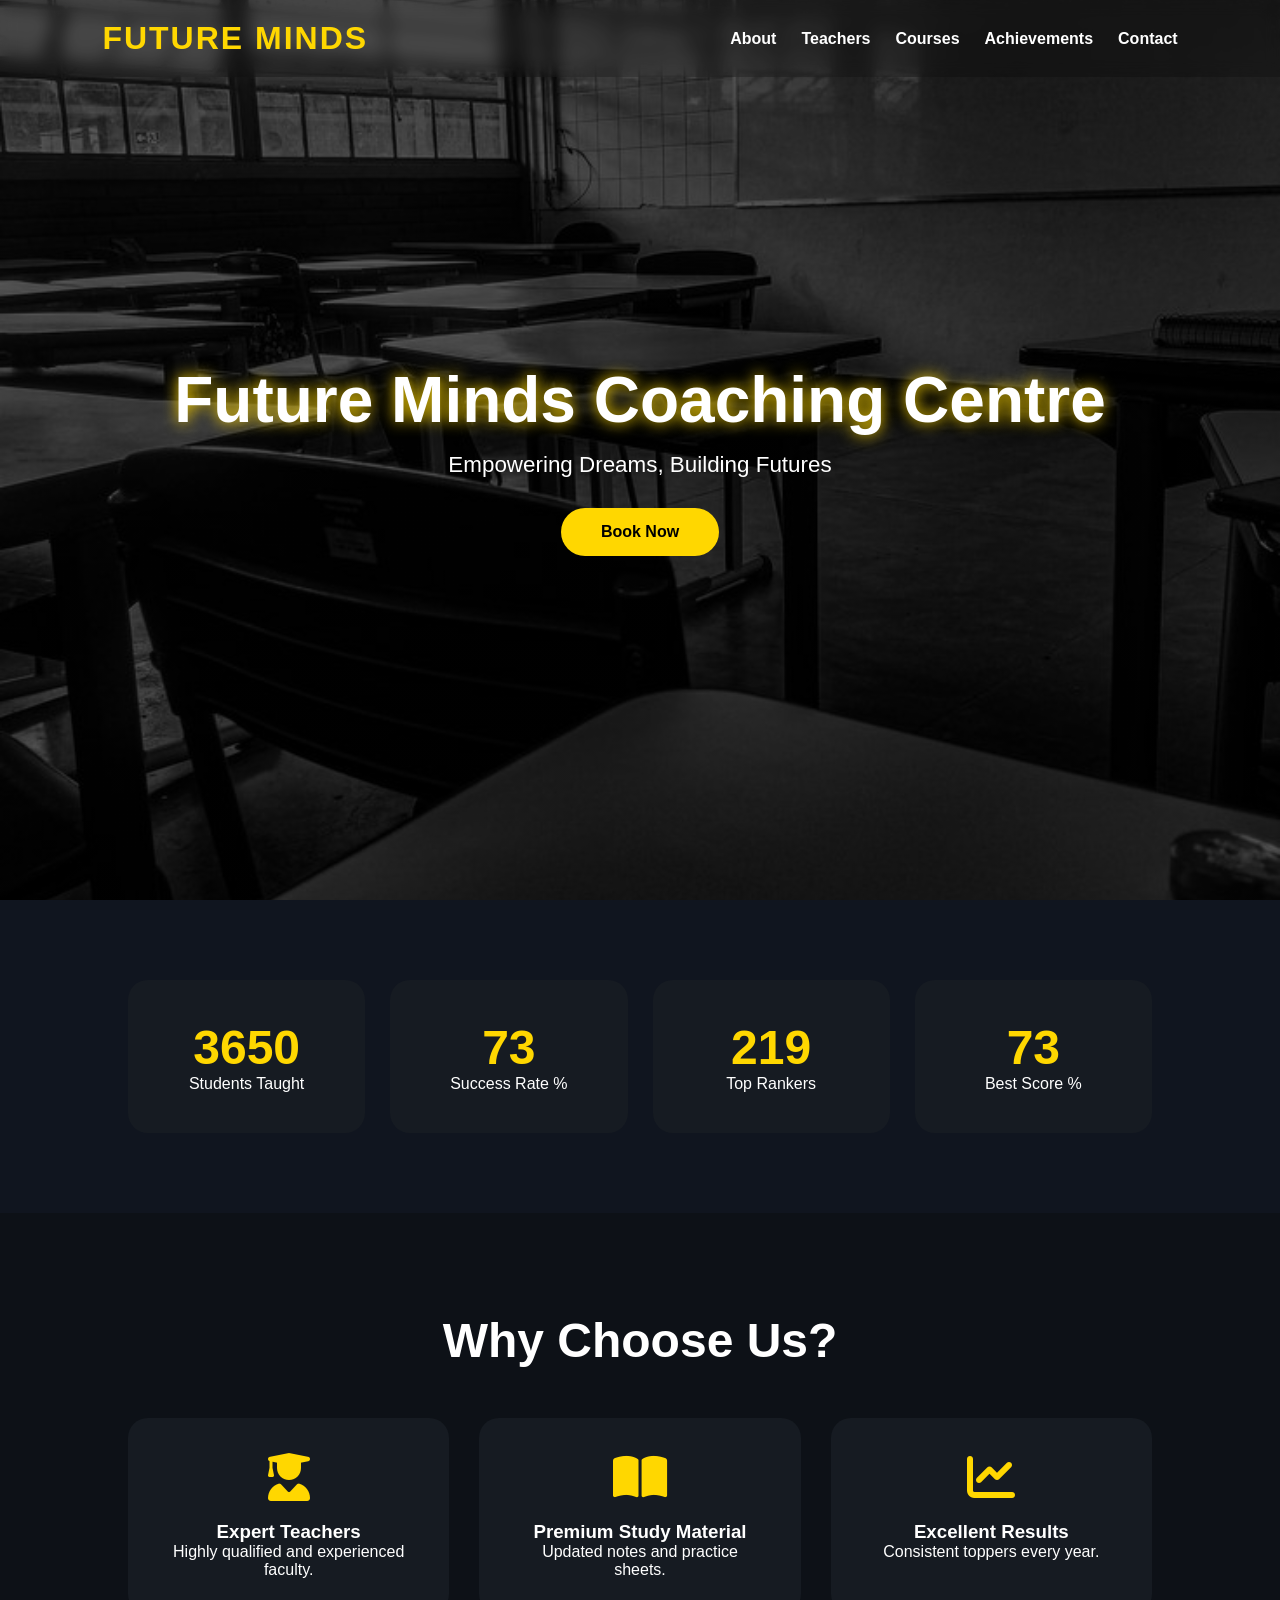
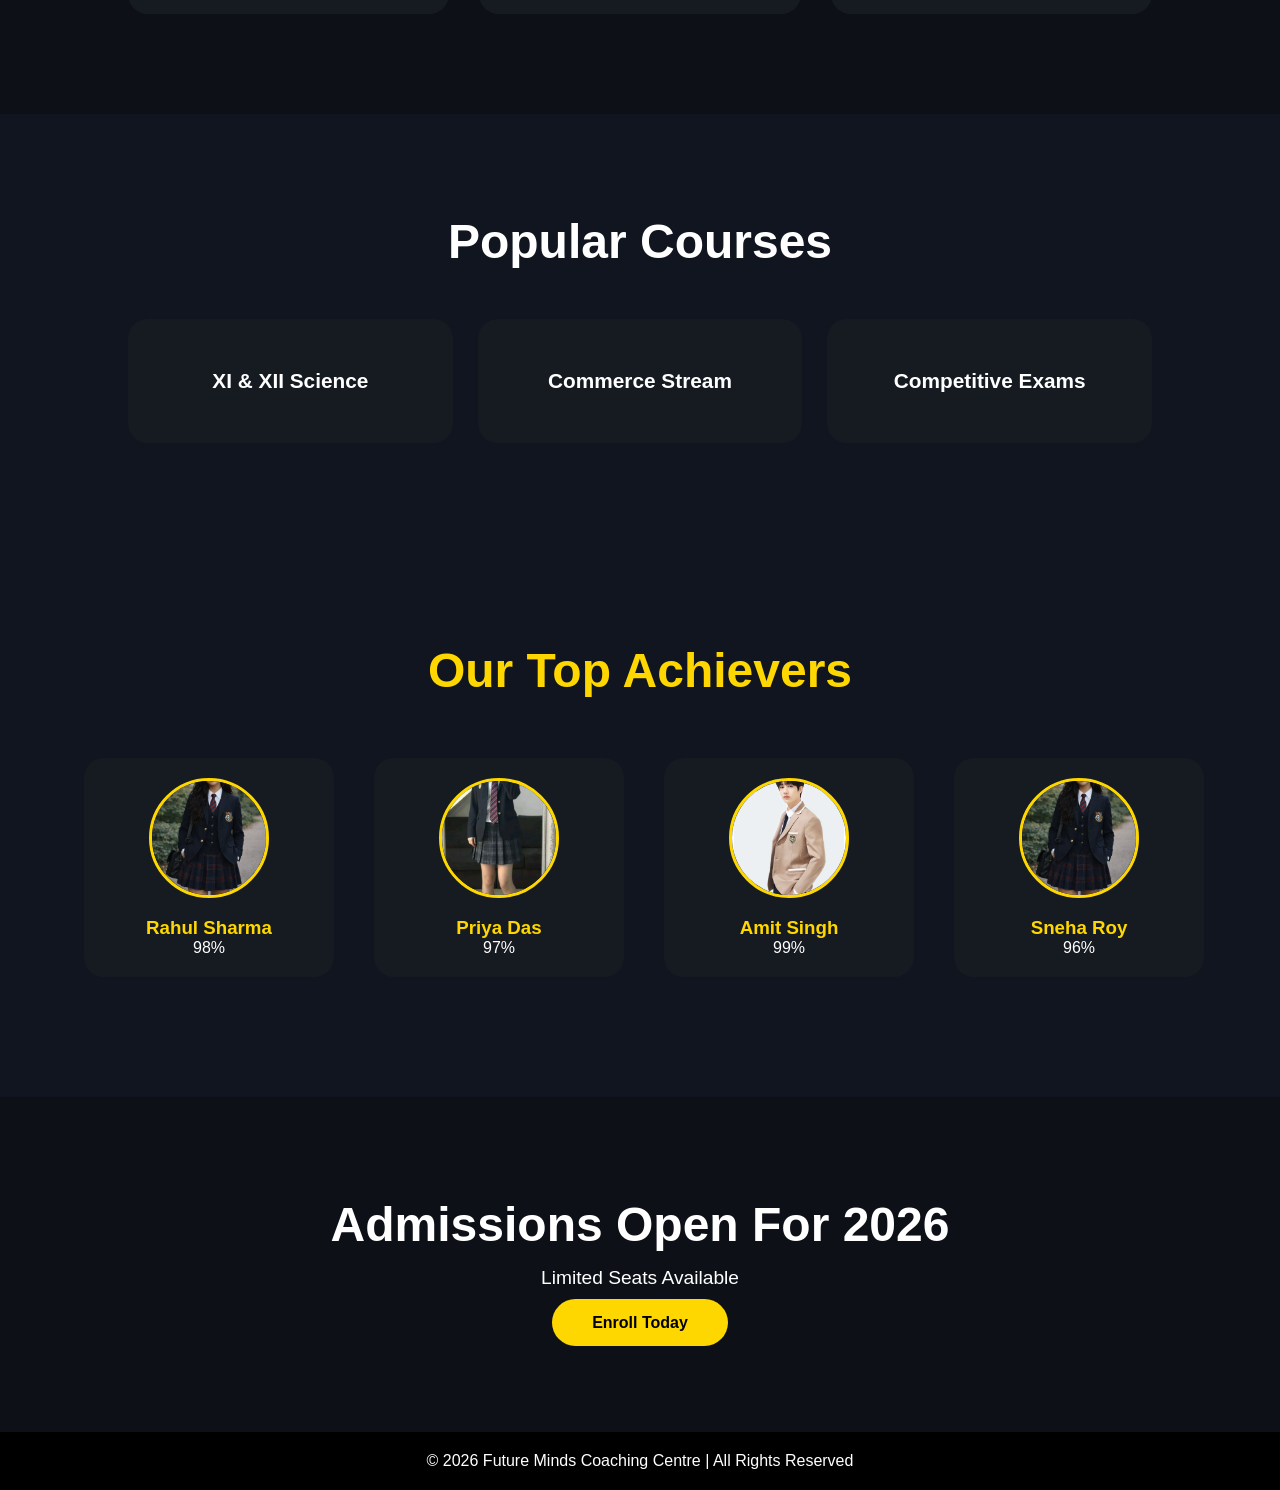
<file: index.html>
<!DOCTYPE html>
<html lang="en">
<head>
<meta charset="UTF-8">
<meta name="viewport" content="width=device-width, initial-scale=1.0">
<title>Future Minds Coaching Centre</title>
<link rel="stylesheet" href="style.css">
<link rel="stylesheet"
href="https://cdnjs.cloudflare.com/ajax/libs/font-awesome/6.5.1/css/all.min.css">
</head>

<body>

<header>

<nav>
<div class="logo">FUTURE MINDS</div>

<ul class="nav-links">
<li><a href="about.html">About</a></li>
<li><a href="teachers.html">Teachers</a></li>
<li><a href="courses.html">Courses</a></li>
<li><a href="achievements.html">Achievements</a></li>
<li><a href="contact.html">Contact</a></li>
</ul>
</nav>

<div class="hero">

<h1>Future Minds Coaching Centre</h1>

<p class="slogan">
Empowering Dreams, Building Futures
</p>

<a href="https://wa.me/919999999999" class="book-btn">
Book Now
</a>

</div>

</header>


<section class="stats">

<div class="stat-card">
<h2 class="counter" data-target="5000">0</h2>
<p>Students Taught</p>
</div>

<div class="stat-card">
<h2 class="counter" data-target="98">0</h2>
<p>Success Rate %</p>
</div>

<div class="stat-card">
<h2 class="counter" data-target="250">0</h2>
<p>Top Rankers</p>
</div>

<div class="stat-card">
<h2 class="counter" data-target="99">0</h2>
<p>Best Score %</p>
</div>

</section>


<section class="why-us">

<h2>Why Choose Us?</h2>

<div class="why-container">

<div class="why-card">
<i class="fas fa-user-graduate"></i>
<h3>Expert Teachers</h3>
<p>Highly qualified and experienced faculty.</p>
</div>

<div class="why-card">
<i class="fas fa-book-open"></i>
<h3>Premium Study Material</h3>
<p>Updated notes and practice sheets.</p>
</div>

<div class="why-card">
<i class="fas fa-chart-line"></i>
<h3>Excellent Results</h3>
<p>Consistent toppers every year.</p>
</div>

</div>

</section>


<section class="courses-preview">

<h2>Popular Courses</h2>

<div class="course-boxes">

<div class="course">
XI & XII Science
</div>

<div class="course">
Commerce Stream
</div>

<div class="course">
Competitive Exams
</div>

</div>

</section>

<section class="toppers">

<h2>Our Top Achievers</h2>

<div class="slider">

<div class="slide-track">

<div class="slide">
<img src="images/student1.jpeg  ">
<h3>Rahul Sharma</h3>
<p>98%</p>
</div>

<div class="slide">
<img src="images/student2.jpeg">
<h3>Priya Das</h3>
<p>97%</p>
</div>

<div class="slide">
<img src="images/student3.jpeg">
<h3>Amit Singh</h3>
<p>99%</p>
</div>

<div class="slide">
<img src="images/student1.jpeg">
<h3>Sneha Roy</h3>
<p>96%</p>
</div>

<div class="slide">
<img src="images/student2.jpeg">
<h3>Rahul Sharma</h3>
<p>98%</p>
</div>

<div class="slide">
<img src="images/student3.jpeg">
<h3>Priya Das</h3>
<p>97%</p>
</div>

</div>

</div>

</section>


<section class="cta">

<h2>Admissions Open For 2026</h2>

<p>Limited Seats Available</p>

<a href="https://wa.me/919999999999" class="book-btn">
Enroll Today
</a>

</section>


<footer>

<p>
© 2026 Future Minds Coaching Centre | All Rights Reserved
</p>

</footer>

<script>

const counters =
document.querySelectorAll('.counter');

counters.forEach(counter => {

const updateCounter = () => {

const target =
+counter.getAttribute('data-target');

const count =
+counter.innerText;

const increment =
target / 100;

if(count < target){

counter.innerText =
Math.ceil(count + increment);

setTimeout(updateCounter,20);

}else{

counter.innerText = target;

}

};

updateCounter();

});

</script>

</body>
</html>
</file>
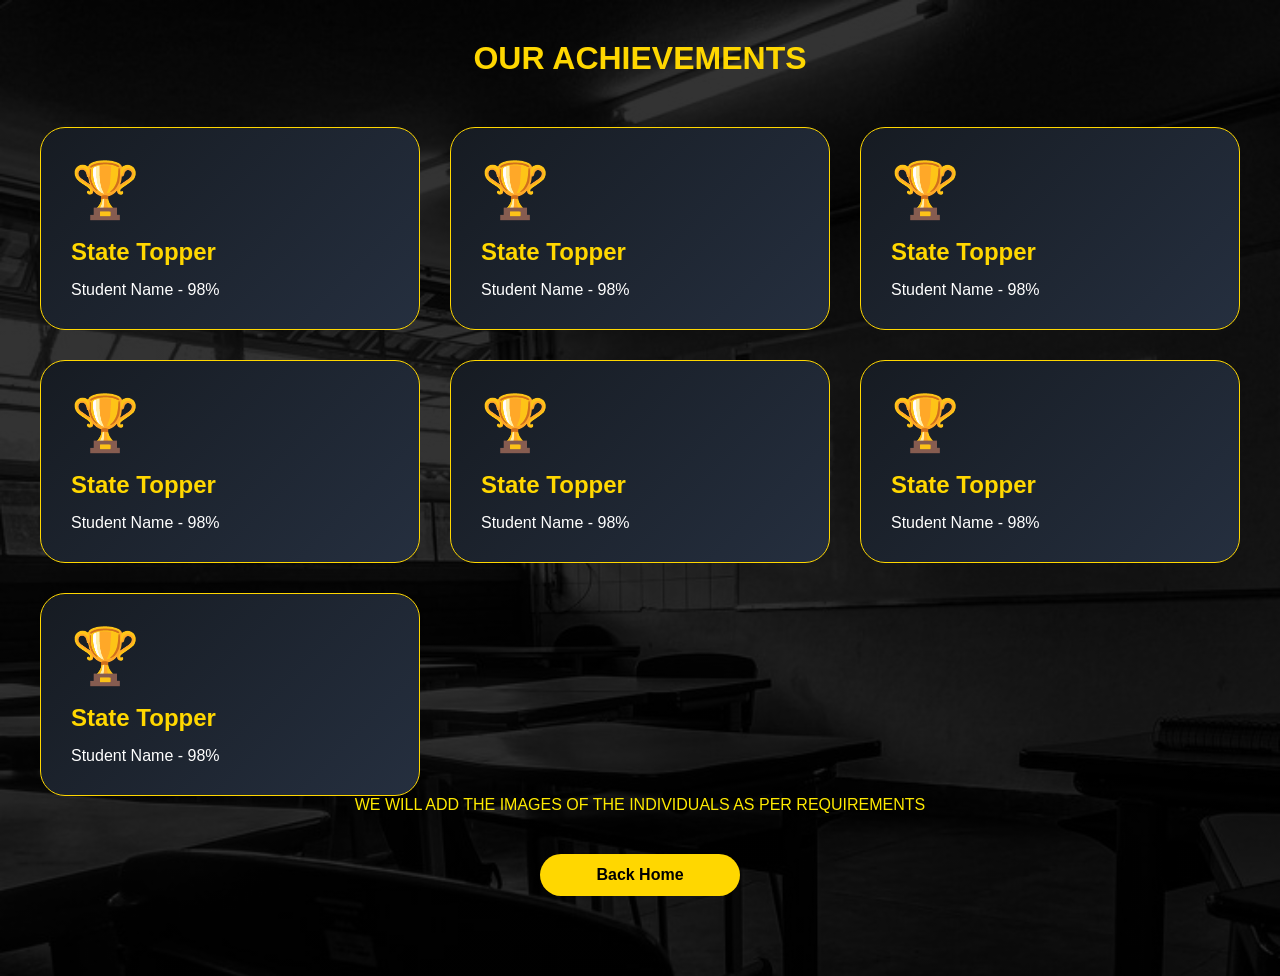
<file: achievements.html>
<!DOCTYPE html>
<html>
<head>

<meta charset="UTF-8">
<meta name="viewport" content="width=device-width, initial-scale=1.0">

<title>Achievements</title>

<style>

*{
margin:0;
padding:0;
box-sizing:border-box;
font-family:Poppins,sans-serif;
}

body{

background:
linear-gradient(rgba(0,0,0,.8),rgba(0,0,0,.8)),
url("images/background\ \(2\).jpg");

background-size:cover;

padding:40px;
}

h1{
text-align:center;
color:gold;
margin-bottom:50px;
}

.container{
display:grid;
grid-template-columns:
repeat(auto-fit,minmax(280px,1fr));
gap:30px;
}

.card{

padding:30px;

background:#161b22;

color:white;

border-radius:25px;

opacity:0;

transform:translateY(-200px);

animation:fall 1s forwards;
}

.card:nth-child(2){
animation-delay:.3s;
}

.card:nth-child(3){
animation-delay:.6s;
}

.card:nth-child(4){
animation-delay:.9s;
}

.card:nth-child(5){
animation-delay:1.2s;
}

.card:nth-child(6){
animation-delay:1.5s;
}

.card:hover{

transform:scale(1.05);

box-shadow:0 0 25px gold;
}

@keyframes fall{

to{
opacity:1;
transform:translateY(0);
}

}

.card h2{
color:gold;
margin-bottom:15px;
}

.back{

display:block;

width:200px;

margin:40px auto;

background:gold;

padding:12px;

text-align:center;

text-decoration:none;

border-radius:40px;

color:black;

font-weight:bold;
}

.trophy{

font-size:55px;

margin-bottom:15px;

animation:glow 2s infinite alternate;

}

@keyframes glow{

from{

text-shadow:
0 0 10px gold,
0 0 20px gold;

}

to{

text-shadow:
0 0 20px gold,
0 0 40px gold,
0 0 60px gold;

}

}

.card{

background:
linear-gradient(
135deg,
#161b22,
#252f3f);

border:1px solid gold;

}

.card:hover{

transform:
scale(1.07)
rotate(2deg);

box-shadow:
0 0 40px gold;

}


.infoo{
    color: #ffea00;
    text-align: center;
}

</style>

</head>

<body>

<h1>OUR ACHIEVEMENTS</h1>

<div class="container">

<div class="card">

<div class="trophy">
🏆
</div>

<h2>State Topper</h2>

<p>Student Name - 98%</p>

</div>

<div class="card">

<div class="trophy">
🏆
</div>

<h2>State Topper</h2>

<p>Student Name - 98%</p>

</div>
<div class="card">

<div class="trophy">
🏆
</div>

<h2>State Topper</h2>

<p>Student Name - 98%</p>

</div>
<div class="card">

<div class="trophy">
🏆
</div>

<h2>State Topper</h2>

<p>Student Name - 98%</p>

</div>
<div class="card">

<div class="trophy">
🏆
</div>

<h2>State Topper</h2>

<p>Student Name - 98%</p>

</div>
<div class="card">

<div class="trophy">
🏆
</div>

<h2>State Topper</h2>

<p>Student Name - 98%</p>

</div>
<div class="card">

<div class="trophy">
🏆
</div>

<h2>State Topper</h2>

<p>Student Name - 98%</p>

</div>


</div>

<div class="infoo">       WE WILL ADD THE IMAGES OF THE INDIVIDUALS AS PER REQUIREMENTS </div>

<a href="index.html" class="back">
Back Home
</a>

</body>
</html>
</file>
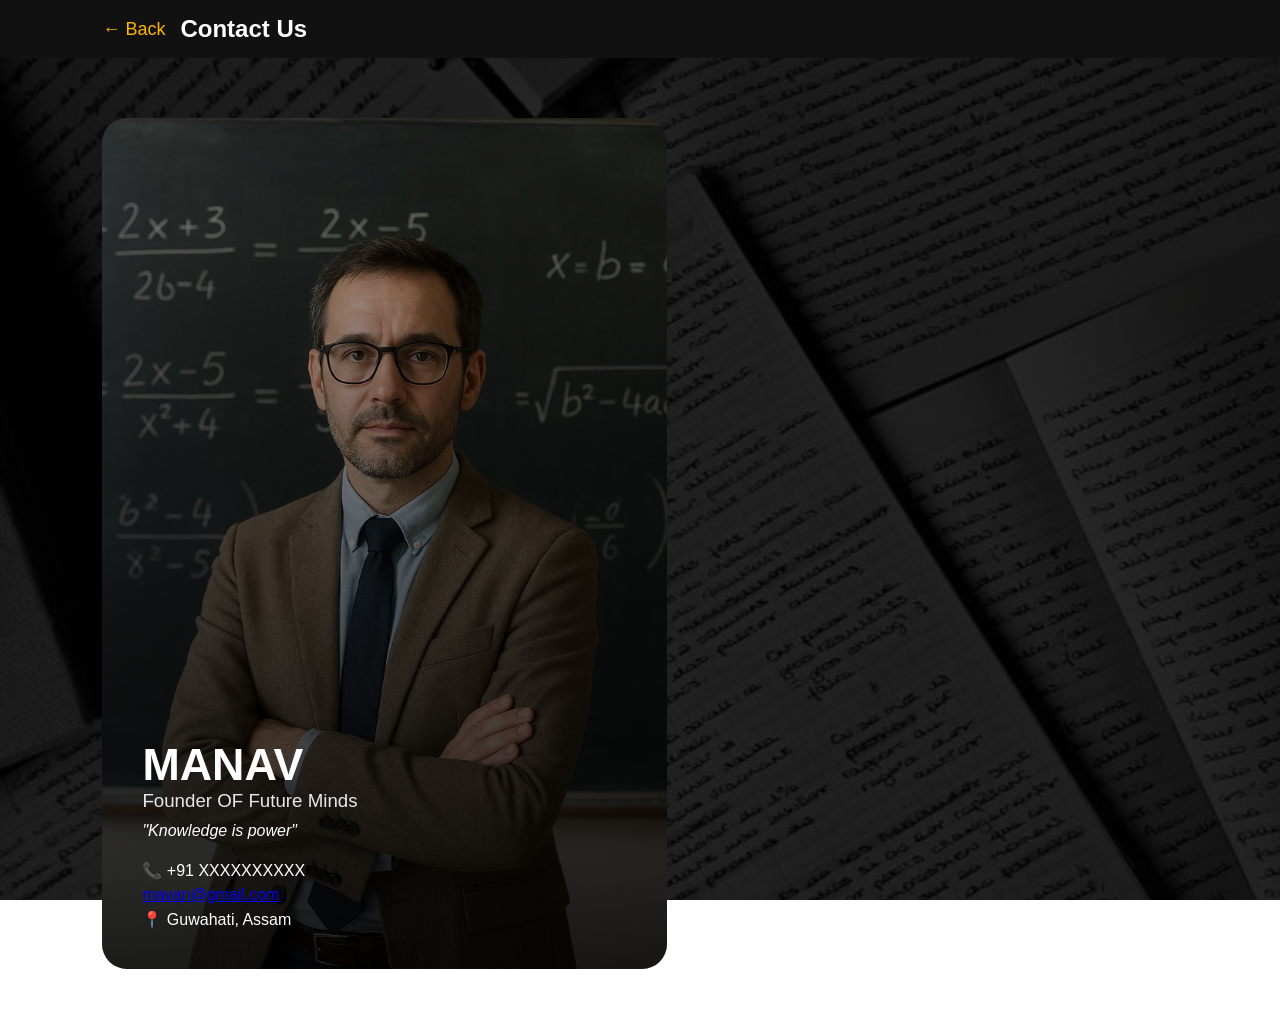
<file: contact.html>
<!DOCTYPE html>
<html lang="en">
<head>
  <meta charset="UTF-8">
  <meta name="viewport" content="width=device-width, initial-scale=1.0">
  <title>Contact Us</title>
  <style>*{
  margin:0;
  padding:0;
  box-sizing:border-box;
  font-family:'Segoe UI',sans-serif;
}

body{
  background:#efe6d8;
  
  background:
  linear-gradient(rgba(0,0,0,0.65),rgba(0,0,0,0.65)),
  url('images/background\ \(1\).jpg');

  background-size:cover;
  background-position:center;
  background-attachment:fixed;

  color:white;

  min-height:100vh;
}

header{
  display:flex;
  align-items:center;
  gap:15px;
  padding:15px 8%;
  background:#111;
  color:white;
}

.back{
  text-decoration:none;
  color:#ffb703;
  font-size:18px;
}

.contact-wrapper{
  min-height:100vh;
  display:grid;
  grid-template-columns:1.2fr 1fr;
  gap:40px;
  padding:60px 8%;
}

/* Owner Card */

.owner-card{
  position:relative;
  border-radius:25px;
  overflow:hidden;
  min-height:500px;
}

.owner-card img{
  width:100%;
  height:100%;
  object-fit:cover;
}

.overlay{
  position:absolute;
  inset:0;
  background:linear-gradient(to top, rgba(0,0,0,.85), rgba(0,0,0,.2));
  color:white;
  padding:40px;
  display:flex;
  flex-direction:column;
  justify-content:flex-end;
}

.overlay h1{
  font-size:2.8rem;
}

.overlay h3{
  font-weight:400;
  opacity:.9;
}

.overlay p{
  margin:10px 0 15px;
  font-style:italic;
}

.contact-info span{
  display:block;
  margin-top:6px;
}

/* Form */

.form-card{
  background:white;
  padding:35px;
  border-radius:25px;
}

.form-card h2{
  margin-bottom:20px;
}

form input, form textarea{
  width:100%;
  padding:12px;
  border-radius:12px;
  border:1px solid #ccc;
  margin-bottom:15px;
}

form textarea{
  resize:none;
  height:130px;
}

form button{
  width:100%;
  padding:12px;
  border:none;
  border-radius:25px;
  background:black;
  color:white;
  font-size:16px;
  cursor:pointer;
  box-shadow:0 0 12px #ffb703;
  transition:.3s;
}

form button:hover{
  box-shadow:0 0 25px #ffb703;
  transform:scale(1.03);
}

/* Responsive */

@media(max-width:900px){
  .contact-wrapper{
    grid-template-columns:1fr;
  }

  .owner-card{
    min-height:350px;
  }

  .overlay h1{
    font-size:2rem;
  }
}</style>
</head>
<body>

<header>
  <a href="index.html" class="back">← Back</a>
  <h2>Contact Us</h2>
</header>

<section class="contact-wrapper">

  <div class="owner-card">
    <img src="images/teacher.jpeg" alt="Owner">

    <div class="overlay">
      <h1>MANAV</h1>
      <h3>Founder OF Future Minds </h3>
      <p>"Knowledge is power"</p>
      <div class="contact-info">
       <a href="tel:+91XXXXXXXXXX"></a><span>📞 +91 XXXXXXXXXX</span></a>
      <a href="mailto:mavan@gmail.com"><span>mavan@gmail.com</span></a>
        <span>📍 Guwahati, Assam</span>
      </div>
    </div>

  </div>

</section>

</body>
</html>
</file>
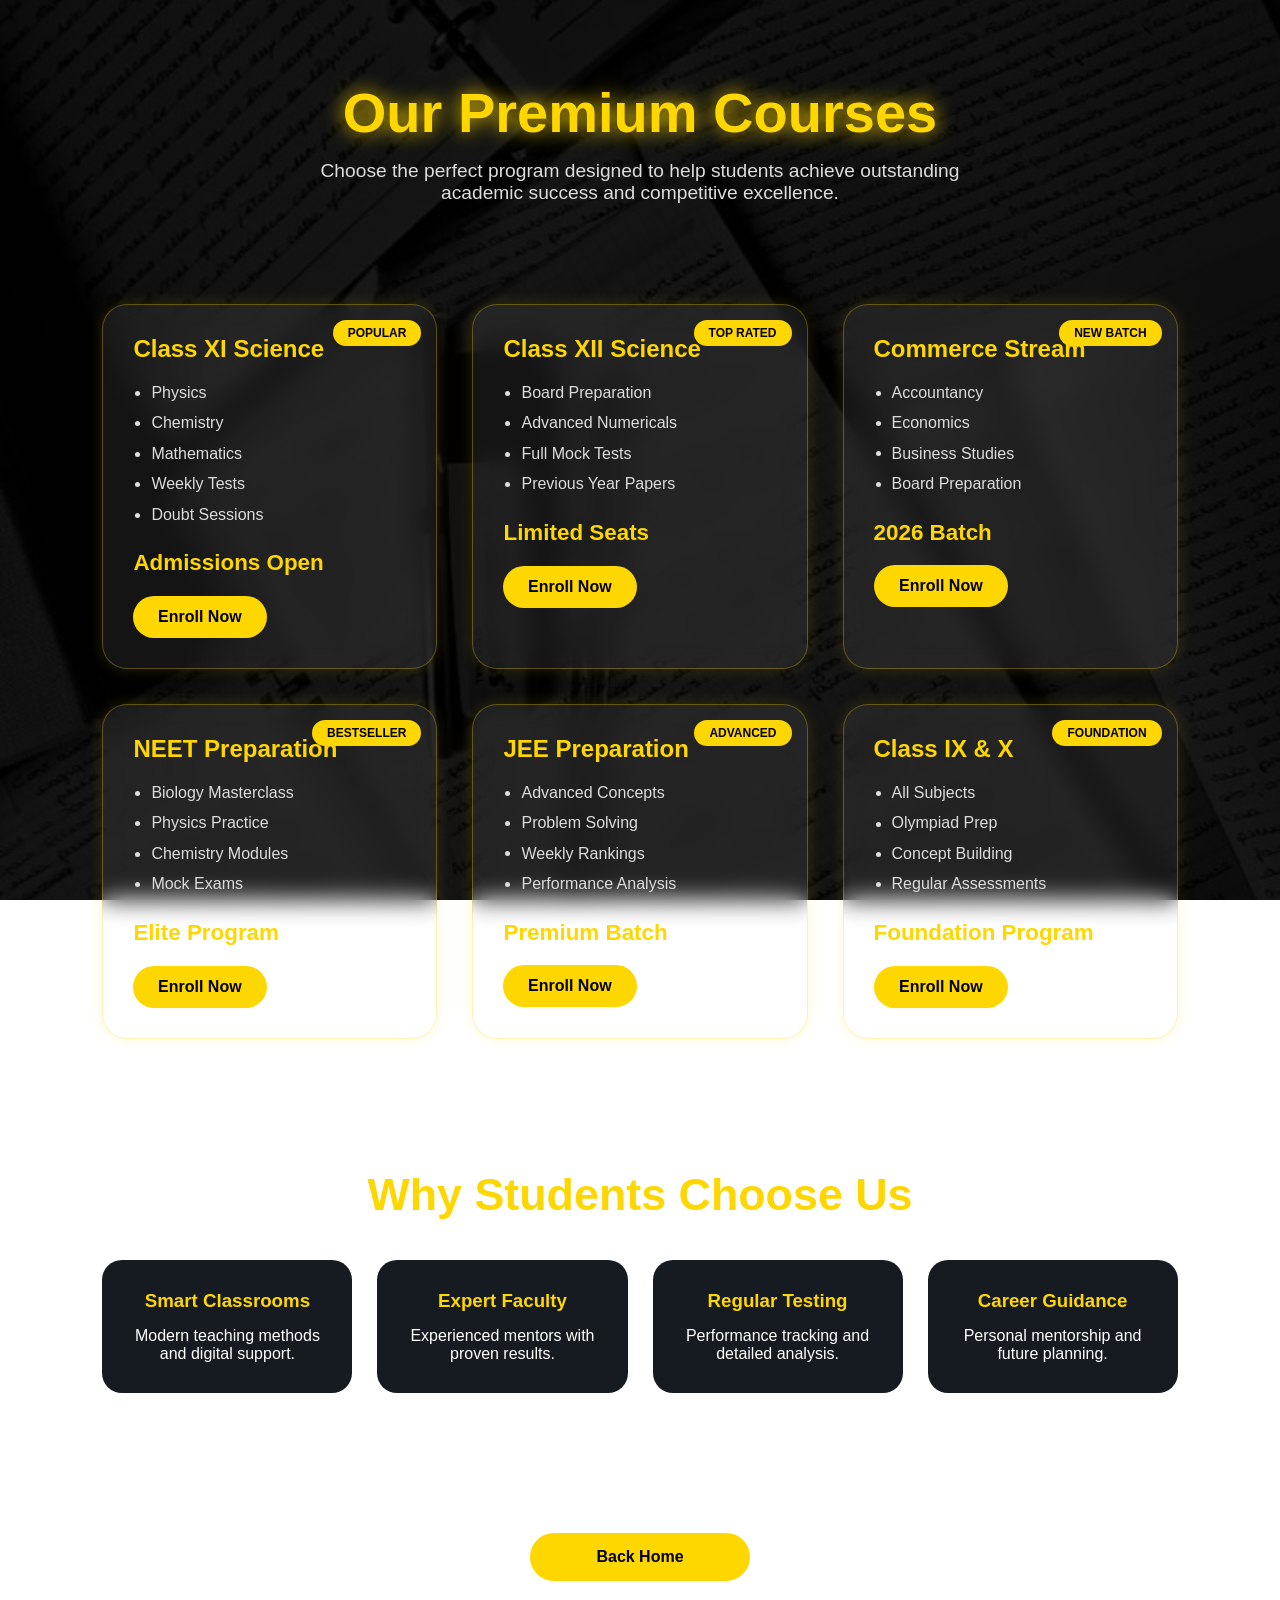
<file: courses.html>
<!DOCTYPE html>
<html lang="en">
<head>
<meta charset="UTF-8">
<meta name="viewport" content="width=device-width, initial-scale=1.0">

<title>Our Courses</title>

<style>

*{
margin:0;
padding:0;
box-sizing:border-box;
font-family:'Poppins',sans-serif;
}

body{

background:
linear-gradient(rgba(0,0,0,.78),rgba(0,0,0,.78)),
url("images/background\ \(1\).jpg");

background-size:cover;
background-position:center;
background-attachment:fixed;

color:white;
min-height:100vh;
}

/* HERO */

.hero{

text-align:center;
padding:80px 20px 50px;
}

.hero h1{

font-size:3.5rem;
color:gold;
text-shadow:0 0 20px gold;
margin-bottom:15px;
}

.hero p{

font-size:1.2rem;
max-width:700px;
margin:auto;
color:#ddd;
}

/* COURSE GRID */

.course-grid{

padding:50px 8%;

display:grid;

grid-template-columns:
repeat(auto-fit,minmax(320px,1fr));

gap:35px;
}

/* CARD */

.course-card{

position:relative;

overflow:hidden;

border-radius:25px;

background:
rgba(255,255,255,0.08);

backdrop-filter:blur(12px);

padding:30px;

transition:.5s;

border:1px solid rgba(255,215,0,.3);

box-shadow:
0 0 15px rgba(255,215,0,.15);
}

.course-card:hover{

transform:
translateY(-12px)
scale(1.03);

box-shadow:
0 0 30px gold;
}

/* BADGE */

.badge{

position:absolute;

top:15px;

right:15px;

background:gold;

color:black;

padding:6px 15px;

border-radius:30px;

font-weight:bold;

font-size:12px;
}

.course-card h2{

color:gold;

margin-bottom:15px;
}

.course-card ul{

padding-left:18px;

line-height:1.9;
}

.course-card li{

color:#ddd;
}

.price{

margin-top:20px;

font-size:1.4rem;

font-weight:bold;

color:gold;
}

.btn{

display:inline-block;

margin-top:20px;

padding:12px 25px;

background:gold;

color:black;

text-decoration:none;

font-weight:bold;

border-radius:40px;

transition:.4s;
}

.btn:hover{

transform:scale(1.1);

box-shadow:0 0 20px gold;
}

/* HIGHLIGHT SECTION */

.premium{

padding:80px 8%;

text-align:center;
}

.premium h2{

font-size:2.8rem;

color:gold;

margin-bottom:40px;
}

.features{

display:grid;

grid-template-columns:
repeat(auto-fit,minmax(250px,1fr));

gap:25px;
}

.feature{

background:#161b22;

padding:30px;

border-radius:20px;

transition:.5s;
}

.feature:hover{

transform:translateY(-10px);

box-shadow:0 0 20px gold;
}

.feature h3{

color:gold;

margin-bottom:15px;
}

/* BACK BUTTON */

.back{

display:block;

width:220px;

margin:60px auto;

text-align:center;

padding:15px;

background:gold;

color:black;

font-weight:bold;

text-decoration:none;

border-radius:40px;

transition:.4s;
}

.back:hover{

transform:scale(1.08);
}

/* MOBILE */

@media(max-width:768px){

.hero h1{

font-size:2.3rem;
}

.hero p{

font-size:1rem;
}

.course-grid{

padding:30px 5%;
}

}

</style>
</head>

<body>

<section class="hero">

<h1>Our Premium Courses</h1>

<p>
Choose the perfect program designed to help students
achieve outstanding academic success and competitive excellence.
</p>

</section>


<section class="course-grid">

<div class="course-card">

<span class="badge">POPULAR</span>

<h2>Class XI Science</h2>

<ul>
<li>Physics</li>
<li>Chemistry</li>
<li>Mathematics</li>
<li>Weekly Tests</li>
<li>Doubt Sessions</li>
</ul>

<div class="price">Admissions Open</div>

<a href="#" class="btn">Enroll Now</a>

</div>


<div class="course-card">

<span class="badge">TOP RATED</span>

<h2>Class XII Science</h2>

<ul>
<li>Board Preparation</li>
<li>Advanced Numericals</li>
<li>Full Mock Tests</li>
<li>Previous Year Papers</li>
</ul>

<div class="price">Limited Seats</div>

<a href="#" class="btn">Enroll Now</a>

</div>


<div class="course-card">

<span class="badge">NEW BATCH</span>

<h2>Commerce Stream</h2>

<ul>
<li>Accountancy</li>
<li>Economics</li>
<li>Business Studies</li>
<li>Board Preparation</li>
</ul>

<div class="price">2026 Batch</div>

<a href="#" class="btn">Enroll Now</a>

</div>


<div class="course-card">

<span class="badge">BESTSELLER</span>

<h2>NEET Preparation</h2>

<ul>
<li>Biology Masterclass</li>
<li>Physics Practice</li>
<li>Chemistry Modules</li>
<li>Mock Exams</li>
</ul>

<div class="price">Elite Program</div>

<a href="#" class="btn">Enroll Now</a>

</div>


<div class="course-card">

<span class="badge">ADVANCED</span>

<h2>JEE Preparation</h2>

<ul>
<li>Advanced Concepts</li>
<li>Problem Solving</li>
<li>Weekly Rankings</li>
<li>Performance Analysis</li>
</ul>

<div class="price">Premium Batch</div>

<a href="https://wa.me/91XXXXXXXXXX" class="btn">
Enroll Now
</a>

</div>


<div class="course-card">

<span class="badge">FOUNDATION</span>

<h2>Class IX & X</h2>

<ul>
<li>All Subjects</li>
<li>Olympiad Prep</li>
<li>Concept Building</li>
<li>Regular Assessments</li>
</ul>

<div class="price">Foundation Program</div>

<a href="#" class="btn">Enroll Now</a>

</div>

</section>


<section class="premium">

<h2>Why Students Choose Us</h2>

<div class="features">

<div class="feature">
<h3>Smart Classrooms</h3>
<p>Modern teaching methods and digital support.</p>
</div>

<div class="feature">
<h3>Expert Faculty</h3>
<p>Experienced mentors with proven results.</p>
</div>

<div class="feature">
<h3>Regular Testing</h3>
<p>Performance tracking and detailed analysis.</p>
</div>

<div class="feature">
<h3>Career Guidance</h3>
<p>Personal mentorship and future planning.</p>
</div>

</div>

</section>

<a href="index.html" class="back">
Back Home
</a>

</body>
</html>
</file>
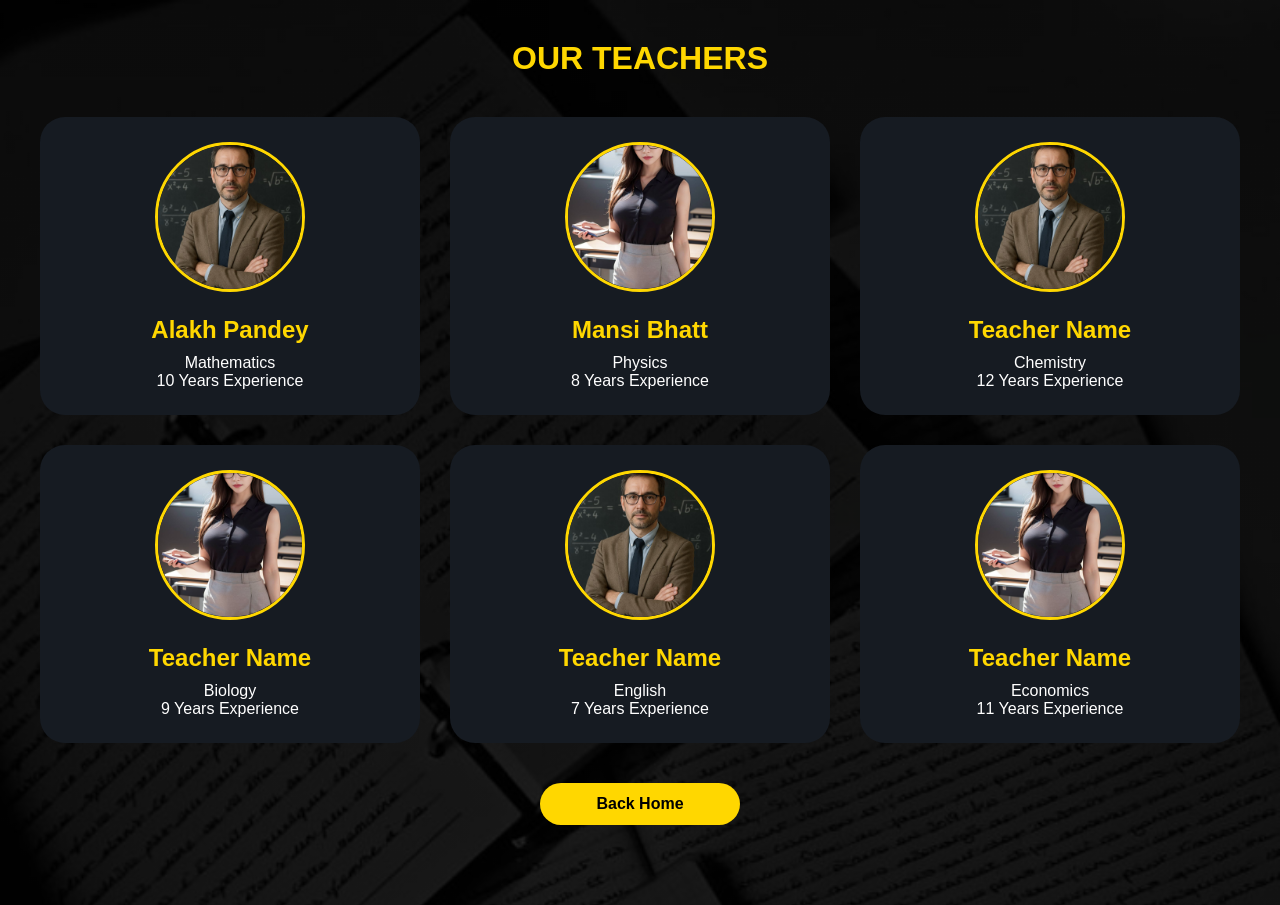
<file: teachers.html>
<!DOCTYPE html>
<html>
<head>

<meta charset="UTF-8">
<meta name="viewport" content="width=device-width, initial-scale=1.0">

<title>Teachers</title>

<style>

*{
margin:0;
padding:0;
box-sizing:border-box;
font-family:Poppins,sans-serif;
}

body{
background:
linear-gradient(rgba(0,0,0,.75),rgba(0,0,0,.75)),
url("images/background\ \(1\).jpg");

background-size:cover;
padding:40px;
}

h1{
text-align:center;
color:gold;
margin-bottom:40px;
}

.grid{

display:grid;

grid-template-columns:
repeat(auto-fit,minmax(280px,1fr));

gap:30px;
}

.teacher{

background:#161b22;

padding:25px;

border-radius:25px;

text-align:center;

transition:.5s;

color:white;
}

.teacher:hover{

transform:translateY(-10px);

box-shadow:0 0 25px gold;
}

.teacher img{

width:150px;

height:150px;

border-radius:50%;

object-fit:cover;

margin-bottom:20px;

border:3px solid gold;
}

.teacher h2{

color:gold;

margin-bottom:10px;
}

.back{

display:block;

width:200px;

margin:40px auto;

background:gold;

text-align:center;

padding:12px;

border-radius:40px;

text-decoration:none;

color:black;

font-weight:bold;
}

</style>

</head>

<body>

<h1>OUR TEACHERS</h1>

<div class="grid">

<div class="teacher">
<img src="images/teacher.jpeg">
<h2>Alakh Pandey</h2>
<p>Mathematics</p>
<p>10 Years Experience</p>
</div>

<div class="teacher">
<img src="images/ladyteacher.jpeg">
<h2>Mansi Bhatt</h2>
<p>Physics</p>
<p>8 Years Experience</p>
</div>

<div class="teacher">
<img src="images/teacher.jpeg">
<h2>Teacher Name</h2>
<p>Chemistry</p>
<p>12 Years Experience</p>
</div>

<div class="teacher">
<img src="images/ladyteacher.jpeg">
<h2>Teacher Name</h2>
<p>Biology</p>
<p>9 Years Experience</p>
</div>

<div class="teacher">
<img src="images/teacher.jpeg">
<h2>Teacher Name</h2>
<p>English</p>
<p>7 Years Experience</p>
</div>

<div class="teacher">
<img src="images/ladyteacher.jpeg">
<h2>Teacher Name</h2>
<p>Economics</p>
<p>11 Years Experience</p>
</div>

</div>

<a href="index.html" class="back">
Back Home
</a>

</body>
</html>
</file>
<file: style.css>
*{
margin:0;
padding:0;
box-sizing:border-box;
font-family:'Poppins',sans-serif;
scroll-behavior:smooth;
}

body{
background:#0d1117;
color:white;
}

/* HEADER */

header{
height:100vh;
background:
linear-gradient(rgba(0,0,0,.65),
rgba(0,0,0,.65)),
url("images/background\ \(2\).jpg");

background-size:cover;
background-position:center;
background-attachment:fixed;
}

nav{
display:flex;
justify-content:space-between;
align-items:center;
padding:20px 8%;
background:rgba(0,0,0,.2);
backdrop-filter:blur(8px);
}

.logo{
font-size:2rem;
font-weight:bold;
color:#ffd700;
letter-spacing:2px;
}

.nav-links{
display:flex;
list-style:none;
gap:25px;
}

.nav-links a{
text-decoration:none;
color:white;
font-weight:600;
transition:.4s;
}

.nav-links a:hover{
color:#ffd700;
transform:translateY(-3px);
}

/* HERO */

.hero{
height:85vh;
display:flex;
flex-direction:column;
justify-content:center;
align-items:center;
text-align:center;
padding:20px;
}

.hero h1{
font-size:4rem;
margin-bottom:15px;
text-shadow:0 0 15px gold;
}

.slogan{
font-size:1.4rem;
margin-bottom:30px;
}

.book-btn{
background:gold;
color:black;
padding:15px 40px;
text-decoration:none;
font-weight:bold;
border-radius:50px;
transition:.4s;
}

.book-btn:hover{
transform:scale(1.1);
box-shadow:0 0 20px gold;
}

/* STATS */

.stats{
display:grid;
grid-template-columns:repeat(auto-fit,minmax(220px,1fr));
gap:25px;
padding:80px 10%;
background:#10151f;
}

.stat-card{
padding:40px;
text-align:center;
border-radius:20px;
background:#161b22;
transition:.5s;
}

.stat-card:hover{
transform:translateY(-10px);
box-shadow:0 0 25px gold;
}

.stat-card h2{
font-size:3rem;
color:gold;
}

/* WHY US */

.why-us{
padding:100px 10%;
text-align:center;
}

.why-us h2{
font-size:3rem;
margin-bottom:50px;
}

.why-container{
display:grid;
grid-template-columns:repeat(auto-fit,minmax(250px,1fr));
gap:30px;
}

.why-card{
padding:35px;
background:#161b22;
border-radius:20px;
transition:.5s;
}

.why-card:hover{
transform:scale(1.05);
box-shadow:0 0 20px gold;
}

.why-card i{
font-size:3rem;
color:gold;
margin-bottom:20px;
}

/* COURSES */

.courses-preview{
padding:100px 10%;
text-align:center;
background:#10151f;
}

.courses-preview h2{
font-size:3rem;
margin-bottom:50px;
}

.course-boxes{
display:grid;
grid-template-columns:repeat(auto-fit,minmax(250px,1fr));
gap:25px;
}

.course{
padding:50px;
background:#161b22;
border-radius:20px;
font-size:1.3rem;
font-weight:bold;
transition:.5s;
}

.course:hover{
transform:translateY(-10px);
box-shadow:0 0 20px gold;
}

/* CTA */

.cta{
padding:100px 10%;
text-align:center;
}

.cta h2{
font-size:3rem;
margin-bottom:15px;
}

.cta p{
margin-bottom:25px;
font-size:1.2rem;
}

/* FOOTER */

footer{
background:black;
padding:20px;
text-align:center;
}

/* MOBILE */

@media(max-width:768px){

nav{
flex-direction:column;
gap:20px;
}

.nav-links{
flex-wrap:wrap;
justify-content:center;
}

.hero h1{
font-size:2.3rem;
}

.slogan{
font-size:1rem;
}

.why-us h2,
.courses-preview h2,
.cta h2{
font-size:2rem;
}
}


.toppers{

padding:100px 5%;

background:#10151f;

text-align:center;

overflow:hidden;

}

.toppers h2{

font-size:3rem;

color:gold;

margin-bottom:40px;

}

.slider{

overflow:hidden;

position:relative;

}

.slide-track{

display:flex;

width:2500px;

animation:scroll 25s linear infinite;

}

.slide{

width:250px;

margin:20px;

background:#161b22;

padding:20px;

border-radius:20px;

transition:.5s;

}

.slide:hover{

transform:scale(1.1);

box-shadow:0 0 25px gold;

}

.slide img{

width:120px;

height:120px;

border-radius:50%;

object-fit:cover;

border:3px solid gold;

margin-bottom:15px;

}

.slide h3{

color:gold;

}

@keyframes scroll{

0%{

transform:translateX(0);

}

100%{

transform:translateX(-50%);

}

}
</file>
